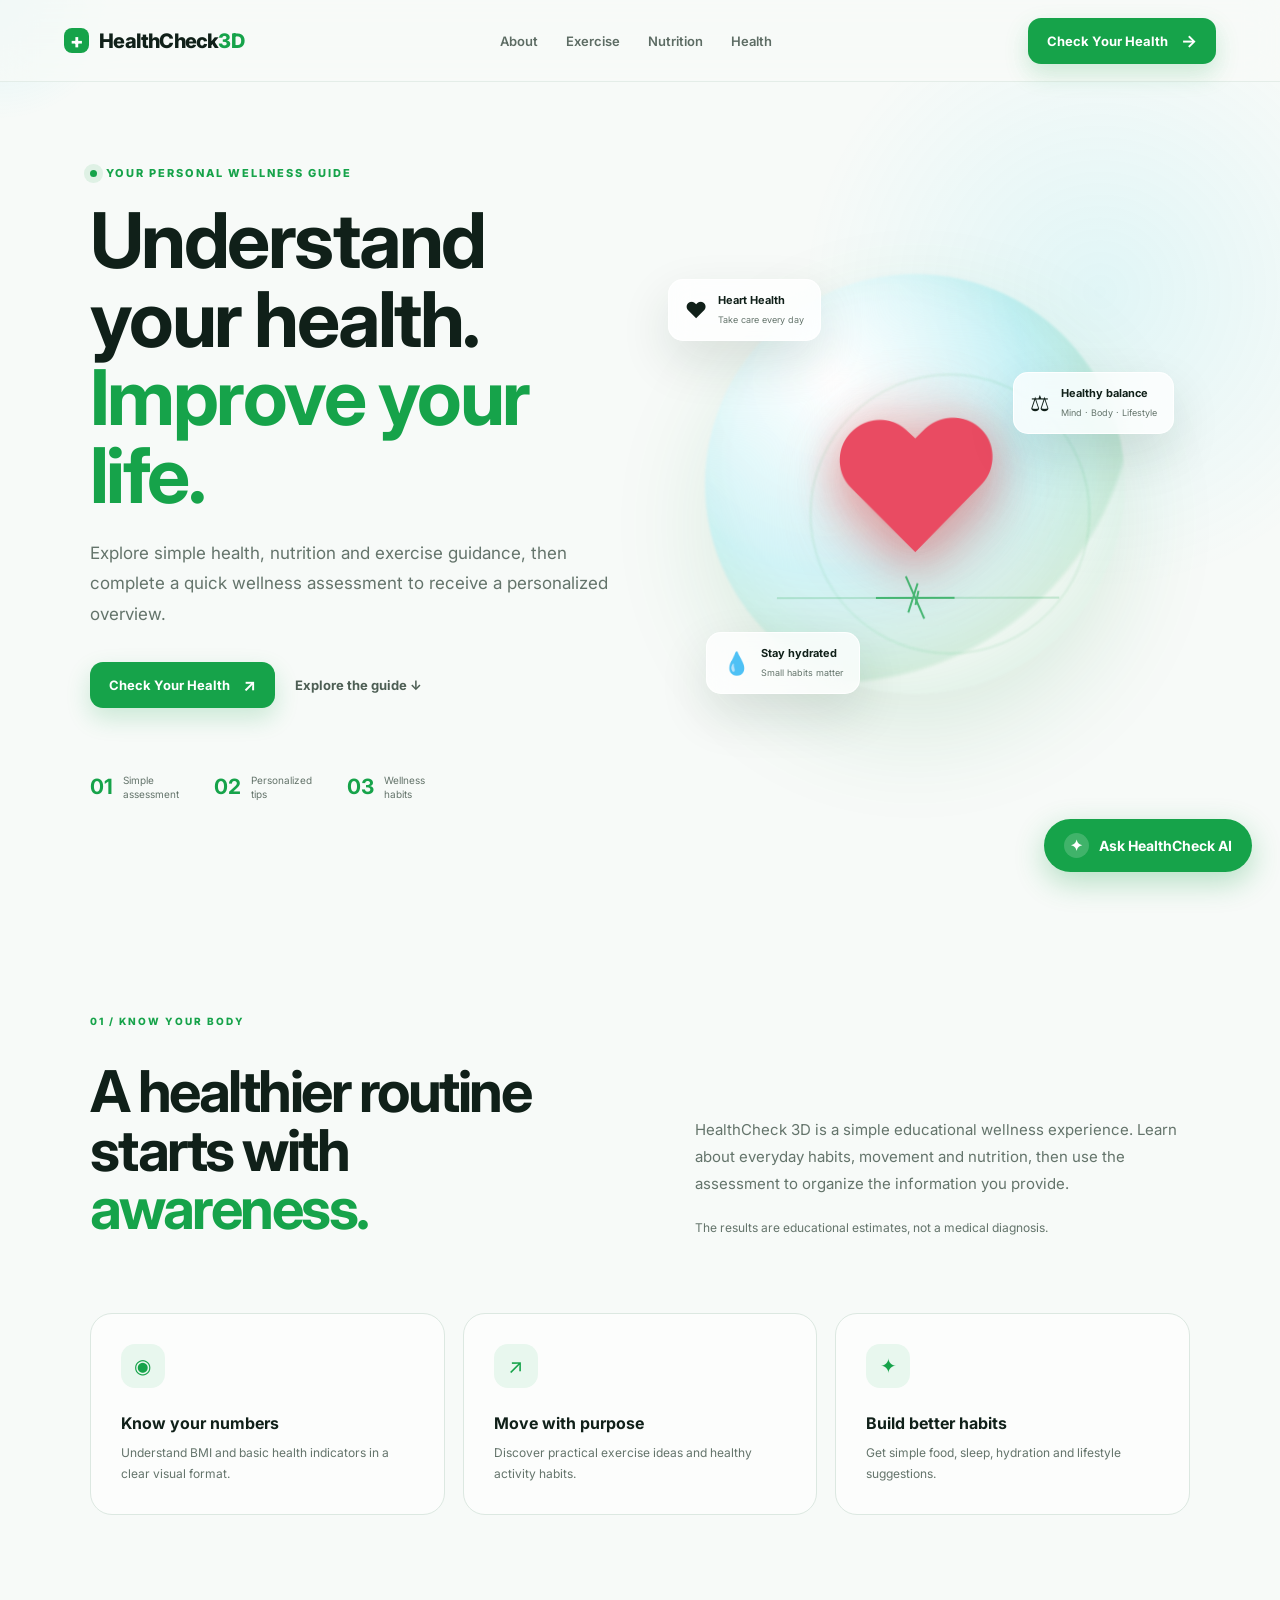
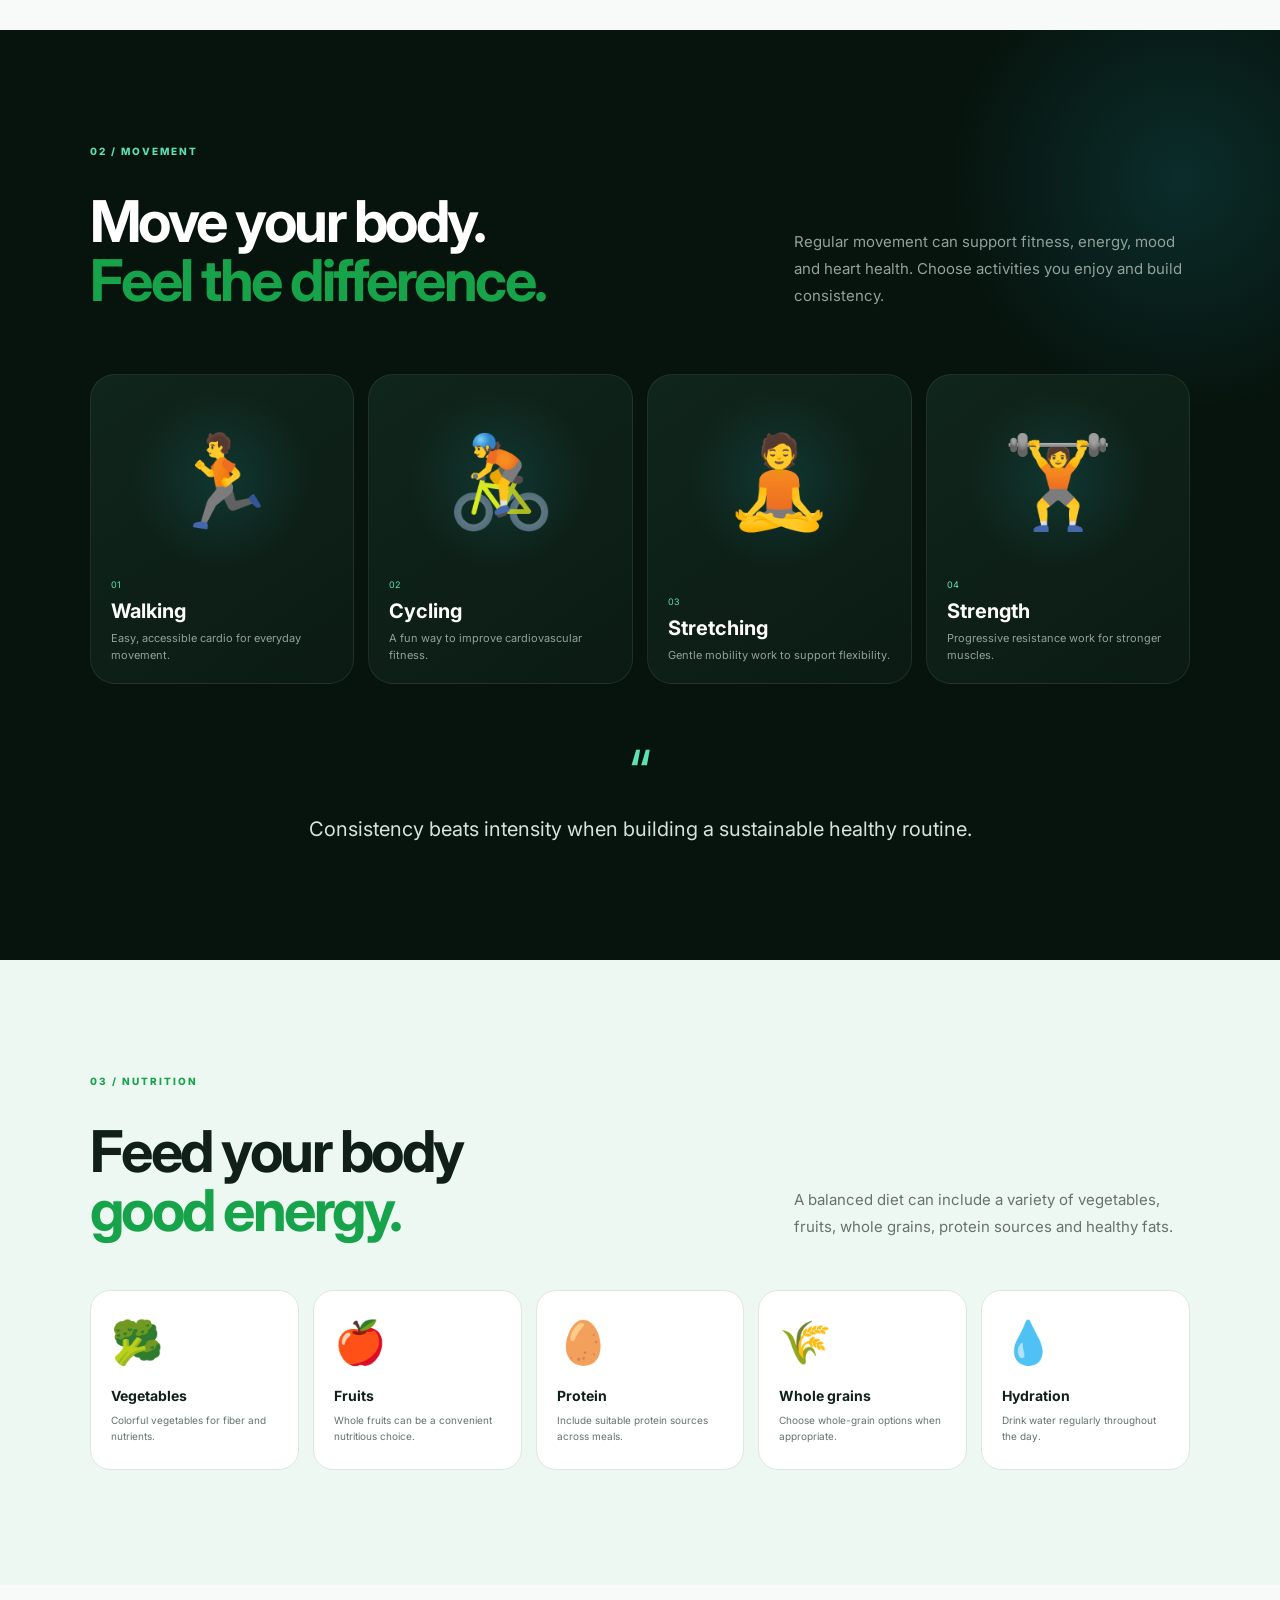
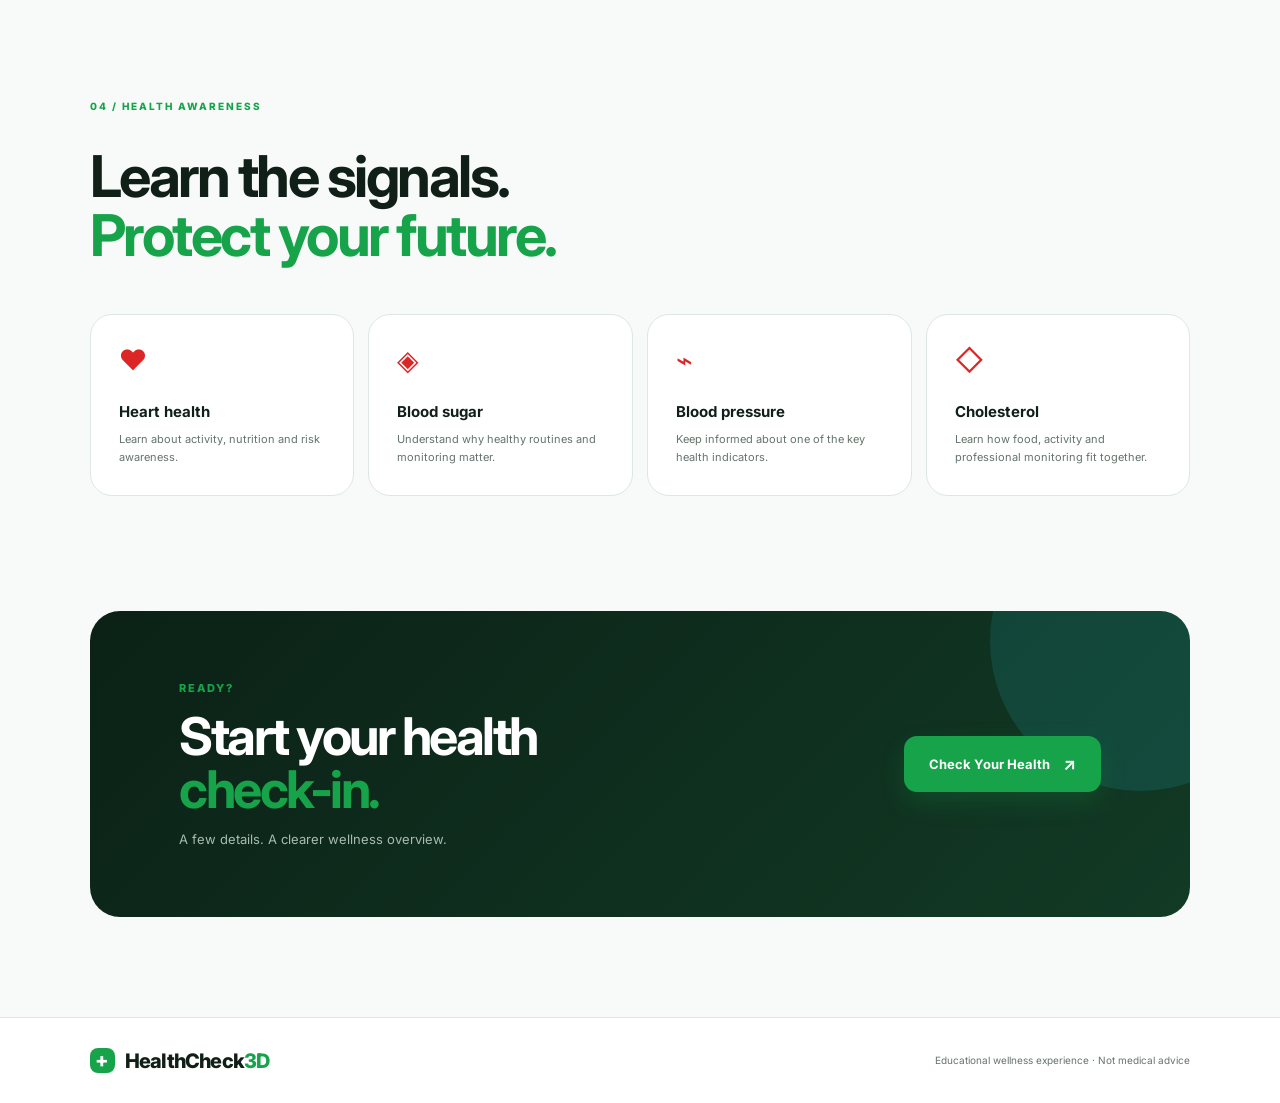
<file: backend/src/main/resources/static/index.html>
<!DOCTYPE html>
<html lang="en">
<head>
  <meta charset="UTF-8">
  <meta name="viewport" content="width=device-width, initial-scale=1.0">
<link rel="icon" href="data:,">

  <title>HealthCheck 3D | Personal Wellness</title>
  <link rel="preconnect" href="https://fonts.googleapis.com">
  <link rel="preconnect" href="https://fonts.gstatic.com" crossorigin>
  <link href="https://fonts.googleapis.com/css2?family=Inter:wght@400;500;600;700;800&display=swap" rel="stylesheet">
  <link rel="stylesheet" href="style.css">
</head>
<body>
  <div class="cursor-glow"></div>
  <nav class="nav">
    <a class="brand" href="index.html"><span class="brand-mark">+</span> HealthCheck<span>3D</span></a>
    <div class="nav-links">
      <a href="#about">About</a><a href="#exercise">Exercise</a><a href="#nutrition">Nutrition</a><a href="#conditions">Health</a>
    </div>
    <a class="nav-cta" href="health.html">Check Your Health <span>→</span></a>
  </nav>

  <main>
    <section class="hero" id="top">
      <div class="hero-copy reveal">
        <div class="eyebrow"><span class="pulse-dot"></span> YOUR PERSONAL WELLNESS GUIDE</div>
        <h1>Understand your health.<br><em>Improve your life.</em></h1>
        <p>Explore simple health, nutrition and exercise guidance, then complete a quick wellness assessment to receive a personalized overview.</p>
        <div class="hero-actions">
          <a class="primary-btn" href="health.html">Check Your Health <span>↗</span></a>
          <a class="text-btn" href="#about">Explore the guide ↓</a>
        </div>
        <div class="hero-stats">
          <div><strong>01</strong><span>Simple<br>assessment</span></div>
          <div><strong>02</strong><span>Personalized<br>tips</span></div>
          <div><strong>03</strong><span>Wellness<br>habits</span></div>
        </div>
      </div>
      <div class="hero-visual" id="heroVisual">
        <div class="orb orb-one"></div><div class="orb orb-two"></div>
        <div class="heart-scene">
          <div class="heart-glow"></div>
          <div class="heart">♥</div>
          <div class="ecg"><span></span><span></span><span></span><span></span><span></span></div>
        </div>
        <div class="float-card card-heart"><span>♥</span><div><b>Heart Health</b><small>Take care every day</small></div></div>
        <div class="float-card card-bmi"><span>⚖</span><div><b>Healthy balance</b><small>Mind · Body · Lifestyle</small></div></div>
        <div class="float-card card-water"><span>💧</span><div><b>Stay hydrated</b><small>Small habits matter</small></div></div>
      </div>
    </section>

    <section class="intro section" id="about">
      <div class="section-tag">01 / KNOW YOUR BODY</div>
      <div class="two-col">
        <h2>A healthier routine starts with <em>awareness.</em></h2>
        <div><p>HealthCheck 3D is a simple educational wellness experience. Learn about everyday habits, movement and nutrition, then use the assessment to organize the information you provide.</p><p class="muted">The results are educational estimates, not a medical diagnosis.</p></div>
      </div>
      <div class="feature-grid">
        <article class="feature-card"><div class="feature-icon">◉</div><h3>Know your numbers</h3><p>Understand BMI and basic health indicators in a clear visual format.</p></article>
        <article class="feature-card"><div class="feature-icon">↗</div><h3>Move with purpose</h3><p>Discover practical exercise ideas and healthy activity habits.</p></article>
        <article class="feature-card"><div class="feature-icon">✦</div><h3>Build better habits</h3><p>Get simple food, sleep, hydration and lifestyle suggestions.</p></article>
      </div>
    </section>

    <section class="dark-section section" id="exercise">
      <div class="section-tag light">02 / MOVEMENT</div>
      <div class="section-heading"><h2>Move your body.<br><em>Feel the difference.</em></h2><p>Regular movement can support fitness, energy, mood and heart health. Choose activities you enjoy and build consistency.</p></div>
      <div class="exercise-grid">
        <article class="exercise-card exercise-one"><div class="exercise-art">🏃</div><div><span>01</span><h3>Walking</h3><p>Easy, accessible cardio for everyday movement.</p></div></article>
        <article class="exercise-card exercise-two"><div class="exercise-art">🚴</div><div><span>02</span><h3>Cycling</h3><p>A fun way to improve cardiovascular fitness.</p></div></article>
        <article class="exercise-card exercise-three"><div class="exercise-art">🧘</div><div><span>03</span><h3>Stretching</h3><p>Gentle mobility work to support flexibility.</p></div></article>
        <article class="exercise-card exercise-four"><div class="exercise-art">🏋</div><div><span>04</span><h3>Strength</h3><p>Progressive resistance work for stronger muscles.</p></div></article>
      </div>
      <div class="quote-card"><span>“</span><p>Consistency beats intensity when building a sustainable healthy routine.</p></div>
    </section>

    <section class="section nutrition" id="nutrition">
      <div class="section-tag">03 / NUTRITION</div>
      <div class="section-heading"><h2>Feed your body<br><em>good energy.</em></h2><p>A balanced diet can include a variety of vegetables, fruits, whole grains, protein sources and healthy fats.</p></div>
      <div class="food-grid">
        <div class="food-card"><span>🥦</span><h3>Vegetables</h3><p>Colorful vegetables for fiber and nutrients.</p></div>
        <div class="food-card"><span>🍎</span><h3>Fruits</h3><p>Whole fruits can be a convenient nutritious choice.</p></div>
        <div class="food-card"><span>🥚</span><h3>Protein</h3><p>Include suitable protein sources across meals.</p></div>
        <div class="food-card"><span>🌾</span><h3>Whole grains</h3><p>Choose whole-grain options when appropriate.</p></div>
        <div class="food-card"><span>💧</span><h3>Hydration</h3><p>Drink water regularly throughout the day.</p></div>
      </div>
    </section>

    <section class="conditions section" id="conditions">
      <div class="section-tag">04 / HEALTH AWARENESS</div>
      <div class="section-heading"><h2>Learn the signals.<br><em>Protect your future.</em></h2></div>
      <div class="condition-grid">
        <article><div>♥</div><h3>Heart health</h3><p>Learn about activity, nutrition and risk awareness.</p></article>
        <article><div>◈</div><h3>Blood sugar</h3><p>Understand why healthy routines and monitoring matter.</p></article>
        <article><div>⌁</div><h3>Blood pressure</h3><p>Keep informed about one of the key health indicators.</p></article>
        <article><div>◇</div><h3>Cholesterol</h3><p>Learn how food, activity and professional monitoring fit together.</p></article>
      </div>
    </section>

    <section class="cta-section">
      <div><span class="eyebrow">READY?</span><h2>Start your health<br><em>check-in.</em></h2><p>A few details. A clearer wellness overview.</p></div>
      <a class="primary-btn large" href="health.html">Check Your Health <span>↗</span></a>
    </section>
  </main>

  <footer><div class="brand"><span class="brand-mark">+</span> HealthCheck<span>3D</span></div><p>Educational wellness experience · Not medical advice</p></footer>
  <script src="script.js"></script>
  <script src="./chatbot.js"></script>


</body>
</html>
</file>
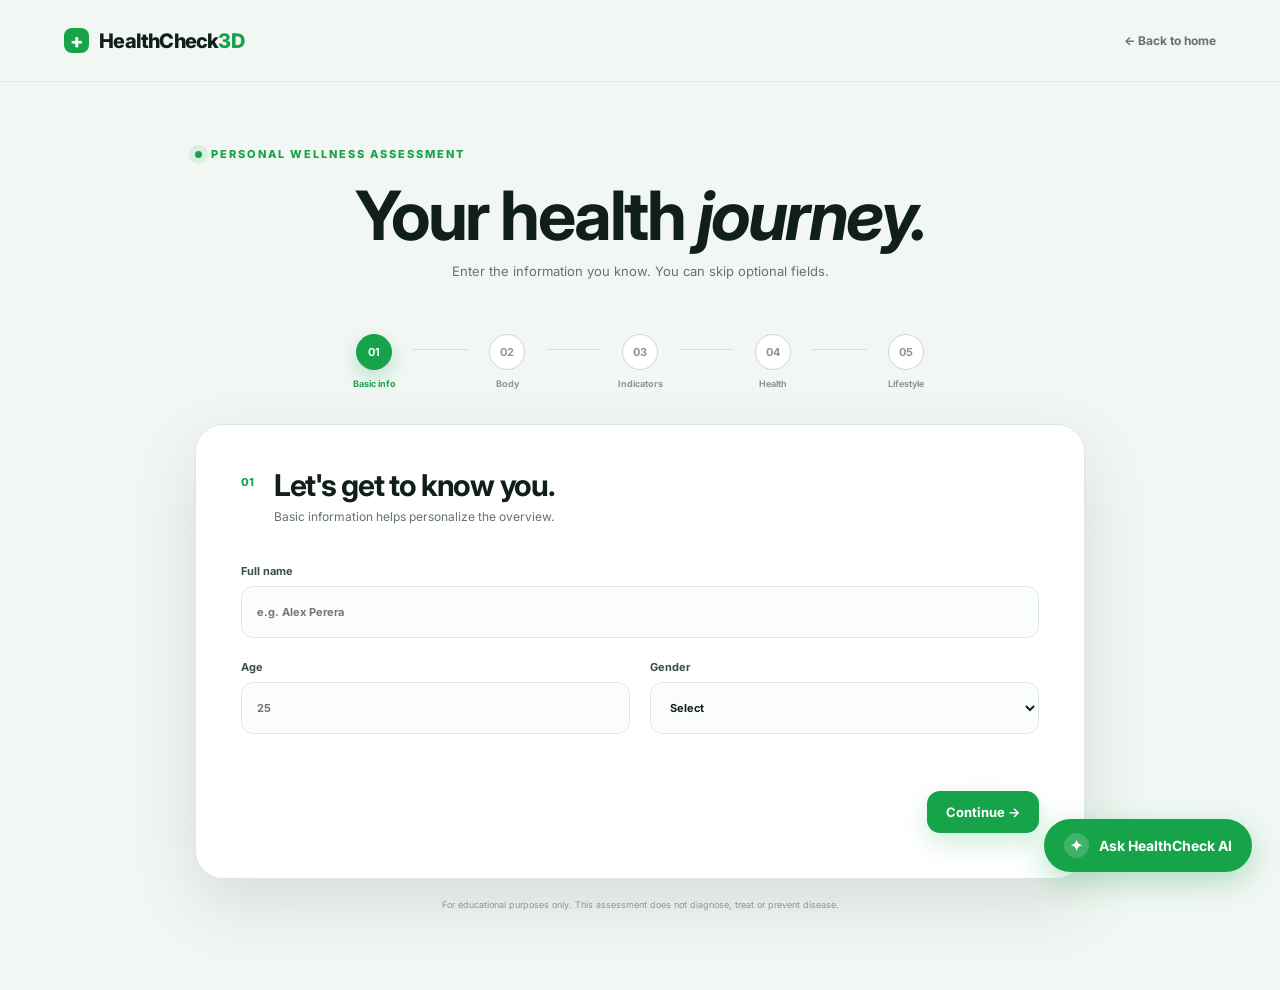
<file: backend/src/main/resources/static/health.html>
<!DOCTYPE html>
<html lang="en">
<head>
  <meta charset="UTF-8">
  <meta name="viewport" content="width=device-width, initial-scale=1.0">
  <title>Health Assessment | HealthCheck 3D</title>
  <link rel="preconnect" href="https://fonts.googleapis.com">
  <link rel="preconnect" href="https://fonts.gstatic.com" crossorigin>
  <link href="https://fonts.googleapis.com/css2?family=Inter:wght@400;500;600;700;800&display=swap" rel="stylesheet">
  <link rel="stylesheet" href="style.css">
</head>
<body class="assessment-body">
  <nav class="nav assessment-nav">
    <a class="brand" href="index.html"><span class="brand-mark">+</span> HealthCheck<span>3D</span></a>
    <a class="back-link" href="index.html">← Back to home</a>
  </nav>

  <main class="assessment">
    <div class="assessment-head">
      <div class="eyebrow"><span class="pulse-dot"></span> PERSONAL WELLNESS ASSESSMENT</div>
      <h1>Your health <em>journey.</em></h1>
      <p>Enter the information you know. You can skip optional fields.</p>
    </div>

    <div class="journey">
      <div class="step active" data-step="1"><b>01</b><span>Basic info</span></div>
      <div class="line"></div><div class="step" data-step="2"><b>02</b><span>Body</span></div>
      <div class="line"></div><div class="step" data-step="3"><b>03</b><span>Indicators</span></div>
      <div class="line"></div><div class="step" data-step="4"><b>04</b><span>Health</span></div>
      <div class="line"></div><div class="step" data-step="5"><b>05</b><span>Lifestyle</span></div>
    </div>

    <form id="healthForm" class="health-form">
      <section class="form-step active" data-panel="1">
        <div class="panel-title"><span>01</span><div><h2>Let's get to know you.</h2><p>Basic information helps personalize the overview.</p></div></div>
        <label>Full name <input id="name" type="text" placeholder="e.g. Alex Perera"></label>
        <div class="two-inputs"><label>Age <input id="age" type="number" min="1" max="120" placeholder="25"></label>
        <label>Gender <select id="gender"><option value="">Select</option><option>Male</option><option>Female</option><option>Prefer not to say</option></select></label></div>
        <div class="form-actions"><span></span><button type="button" class="primary-btn next-btn">Continue →</button></div>
      </section>

      <section class="form-step" data-panel="2">
        <div class="panel-title"><span>02</span><div><h2>Your body metrics.</h2><p>These values are used to calculate BMI.</p></div></div>
        <div class="two-inputs"><label>Height <div class="unit-input"><input id="height" type="number" min="50" max="250" placeholder="170"><span>cm</span></div></label>
        <label>Weight <div class="unit-input"><input id="weight" type="number" min="10" max="400" step="0.1" placeholder="65"><span>kg</span></div></label></div>
        <div class="mini-info"><span>⚖</span><p>BMI is a screening measure and should be interpreted with other factors.</p></div>
        <div class="form-actions"><button type="button" class="ghost-btn prev-btn">← Back</button><button type="button" class="primary-btn next-btn">Continue →</button></div>
      </section>

      <section class="form-step" data-panel="3">
        <div class="panel-title"><span>03</span><div><h2>Your health indicators.</h2><p>Optional measurements. Enter values only if you know them.</p></div></div>
        <div class="three-inputs">
          <label>Blood sugar <div class="unit-input"><input id="sugar" type="number" step="0.1" placeholder="e.g. 95"><span>mg/dL</span></div></label>
          <label>Systolic pressure <div class="unit-input"><input id="systolic" type="number" placeholder="120"><span>mmHg</span></div></label>
          <label>Diastolic pressure <div class="unit-input"><input id="diastolic" type="number" placeholder="80"><span>mmHg</span></div></label>
        </div>
        <label>Cholesterol <div class="unit-input"><input id="cholesterol" type="number" placeholder="e.g. 180"><span>mg/dL</span></div></label>
        <div class="form-actions"><button type="button" class="ghost-btn prev-btn">← Back</button><button type="button" class="primary-btn next-btn">Continue →</button></div>
      </section>

      <section class="form-step" data-panel="4">
        <div class="panel-title"><span>04</span><div><h2>Health history.</h2><p>Select any conditions you currently have or have been told about.</p></div></div>
        <div class="condition-select">
          <label class="check-card"><input type="checkbox" name="condition" value="Diabetes"><span>◈</span><b>Diabetes</b></label>
          <label class="check-card"><input type="checkbox" name="condition" value="High Blood Pressure"><span>⌁</span><b>High Blood Pressure</b></label>
          <label class="check-card"><input type="checkbox" name="condition" value="High Cholesterol"><span>◇</span><b>High Cholesterol</b></label>
          <label class="check-card"><input type="checkbox" name="condition" value="Heart Disease"><span>♥</span><b>Heart Disease</b></label>
          <label class="check-card"><input type="checkbox" name="condition" value="Asthma"><span>◌</span><b>Asthma</b></label>
          <label class="check-card"><input type="checkbox" name="condition" value="None"><span>✓</span><b>None of these</b></label>
        </div>
        <div class="form-actions"><button type="button" class="ghost-btn prev-btn">← Back</button><button type="button" class="primary-btn next-btn">Continue →</button></div>
      </section>

      <section class="form-step" data-panel="5">
        <div class="panel-title"><span>05</span><div><h2>Your daily lifestyle.</h2><p>A few habits help make the suggestions more relevant.</p></div></div>
        <div class="choice-group"><h3>Daily physical activity</h3><div class="choice-row">
          <label><input type="radio" name="activity" value="low"> Less than 30 min</label><label><input type="radio" name="activity" value="moderate"> 30–60 min</label><label><input type="radio" name="activity" value="high"> More than 60 min</label>
        </div></div>
        <div class="choice-group"><h3>Sleep per night</h3><div class="choice-row">
          <label><input type="radio" name="sleep" value="low"> Less than 5h</label><label><input type="radio" name="sleep" value="normal"> 5–7h</label><label><input type="radio" name="sleep" value="good"> 7–9h</label><label><input type="radio" name="sleep" value="high"> 9h+</label>
        </div></div>
        <div class="choice-group"><h3>Typical water intake</h3><div class="choice-row">
          <label><input type="radio" name="water" value="low"> Less than 1L</label><label><input type="radio" name="water" value="normal"> 1–2L</label><label><input type="radio" name="water" value="high"> More than 2L</label>
        </div></div>
        <div class="form-actions"><button type="button" class="ghost-btn prev-btn">← Back</button><button type="submit" class="primary-btn">Analyze My Health ↗</button></div>
      </section>
    </form>
    <p class="form-disclaimer">For educational purposes only. This assessment does not diagnose, treat or prevent disease.</p>
  </main>
  <script src="script.js"></script>
  <script src="chatbot.js"></script>
</body>
</html>
</file>
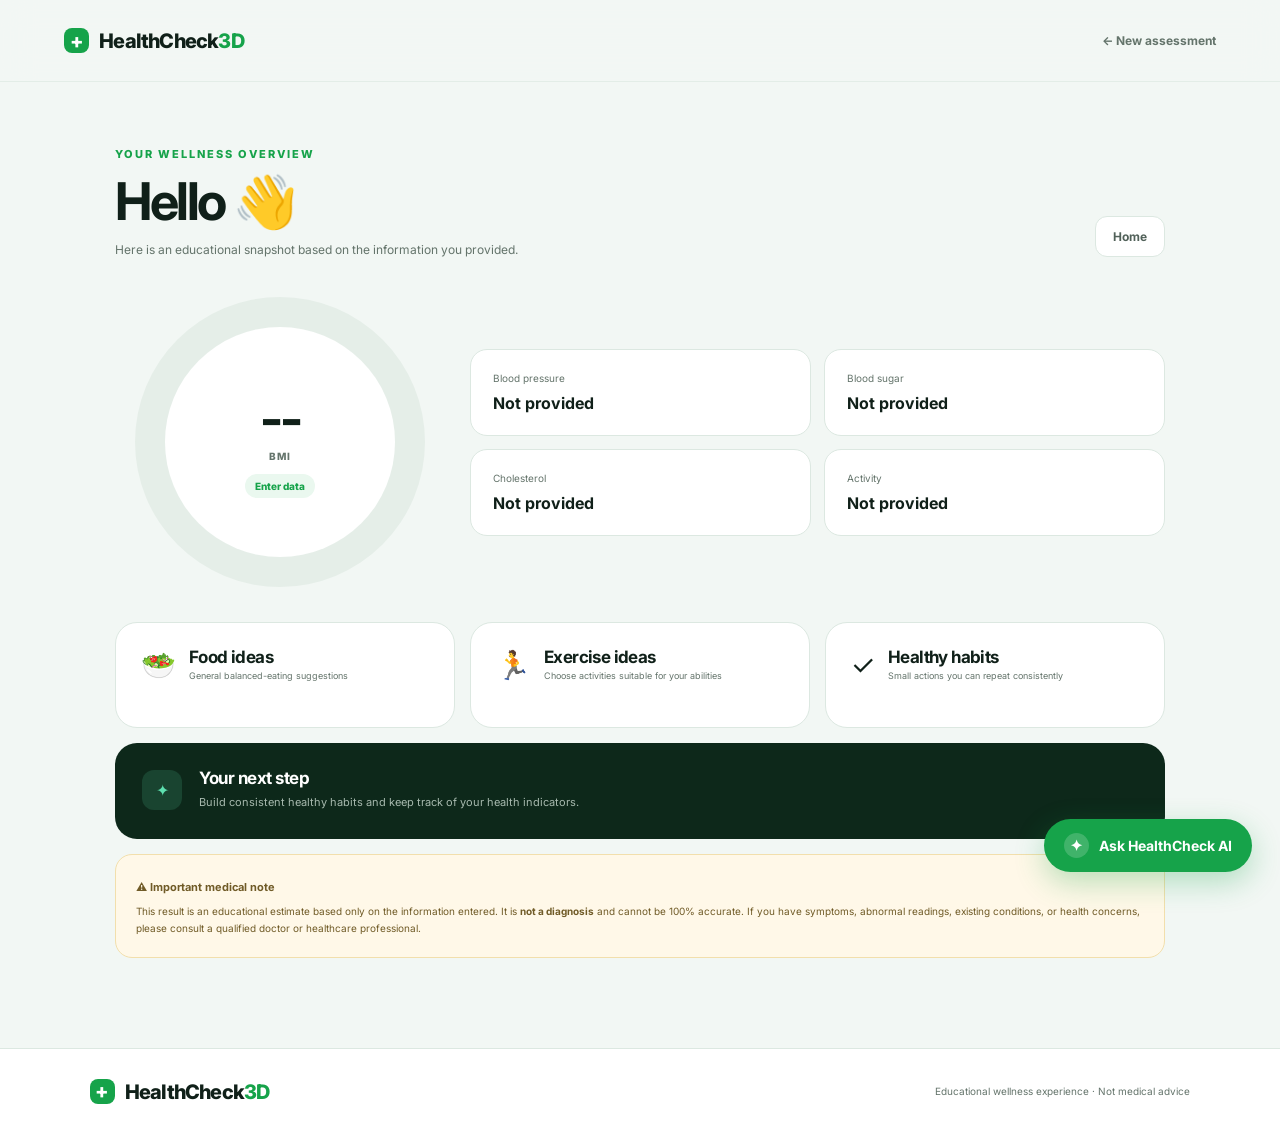
<file: backend/src/main/resources/static/result.html>
<!DOCTYPE html>
<html lang="en">
<head>
  <meta charset="UTF-8">
  <meta name="viewport" content="width=device-width, initial-scale=1.0">
  <title>Your Wellness Overview | HealthCheck 3D</title>
  <link rel="preconnect" href="https://fonts.googleapis.com">
  <link rel="preconnect" href="https://fonts.gstatic.com" crossorigin>
  <link href="https://fonts.googleapis.com/css2?family=Inter:wght@400;500;600;700;800&display=swap" rel="stylesheet">
  <link rel="stylesheet" href="style.css">
</head>
<body class="result-body">
  <nav class="nav assessment-nav">
    <a class="brand" href="index.html"><span class="brand-mark">+</span> HealthCheck<span>3D</span></a>
    <a class="back-link" href="health.html">← New assessment</a>
  </nav>
  <main class="result-main">
    <section class="result-head"><div><div class="eyebrow">YOUR WELLNESS OVERVIEW</div><h1 id="hello">Hello 👋</h1><p>Here is an educational snapshot based on the information you provided.</p></div><a href="index.html" class="ghost-btn">Home</a></section>

    <section class="result-hero">
      <div class="bmi-ring" id="bmiRing"><div><strong id="bmiValue">--</strong><span>BMI</span><small id="bmiLabel">Enter data</small></div></div>
      <div class="metrics">
        <div><span>Blood pressure</span><strong id="bpValue">Not provided</strong></div>
        <div><span>Blood sugar</span><strong id="sugarValue">Not provided</strong></div>
        <div><span>Cholesterol</span><strong id="cholValue">Not provided</strong></div>
        <div><span>Activity</span><strong id="activityValue">Not provided</strong></div>
      </div>
    </section>

    <section class="result-grid">
      <article class="result-card"><div class="result-card-head"><span>🥗</span><div><h2>Food ideas</h2><p>General balanced-eating suggestions</p></div></div><ul id="foodList"></ul></article>
      <article class="result-card"><div class="result-card-head"><span>🏃</span><div><h2>Exercise ideas</h2><p>Choose activities suitable for your abilities</p></div></div><ul id="exerciseList"></ul></article>
      <article class="result-card"><div class="result-card-head"><span>✓</span><div><h2>Healthy habits</h2><p>Small actions you can repeat consistently</p></div></div><ul id="habitList"></ul></article>
    </section>

    <section class="advice-card"><div class="advice-icon">✦</div><div><h2>Your next step</h2><p id="nextStep">Build consistent healthy habits and keep track of your health indicators.</p></div></section>

    <section class="medical-warning"><strong>⚠ Important medical note</strong><p>This result is an educational estimate based only on the information entered. It is <b>not a diagnosis</b> and cannot be 100% accurate. If you have symptoms, abnormal readings, existing conditions, or health concerns, please consult a qualified doctor or healthcare professional.</p></section>
  </main>
  <footer><div class="brand"><span class="brand-mark">+</span> HealthCheck<span>3D</span></div><p>Educational wellness experience · Not medical advice</p></footer>
  <script src="script.js"></script>
  <script src="result.js"></script>
  <script src="chatbot.js"></script>
</body>
</html>
</file>
<file: backend/src/main/resources/static/style.css>
:root{--primary:#16a34a;--primary-dark:#15803d;--accent:#22d3ee;--danger:#dc2626;--warning:#f59e0b;--bg:#f7faf8;--ink:#102019;--muted:#64746b;--line:#dce8e1;--white:#fff;--dark:#07140e;--shadow:0 25px 70px rgba(9,40,23,.12)}
*{box-sizing:border-box;margin:0;padding:0}html{scroll-behavior:smooth}body{font-family:Inter,Arial,sans-serif;background:var(--bg);color:var(--ink);overflow-x:hidden}a{text-decoration:none;color:inherit}button,input,select{font:inherit}.cursor-glow{position:fixed;width:260px;height:260px;border-radius:50%;background:radial-gradient(circle,rgba(34,211,238,.12),transparent 65%);pointer-events:none;transform:translate(-50%,-50%);z-index:0}.nav{height:82px;display:flex;align-items:center;justify-content:space-between;padding:0 5vw;position:relative;z-index:10;background:rgba(247,250,248,.76);backdrop-filter:blur(16px);border-bottom:1px solid rgba(220,232,225,.7)}.brand{font-size:20px;font-weight:800;letter-spacing:-.8px}.brand span:last-child{color:var(--primary)}.brand-mark{display:inline-grid;place-items:center;width:25px;height:25px;border-radius:8px;background:var(--primary);color:white;margin-right:7px}.nav-links{display:flex;gap:28px;color:#5d6c64;font-size:13px;font-weight:600}.nav-links a:hover{color:var(--primary)}.nav-cta,.primary-btn{display:inline-flex;align-items:center;justify-content:center;gap:13px;background:var(--primary);color:white;border:0;border-radius:13px;padding:13px 19px;font-size:13px;font-weight:700;cursor:pointer;box-shadow:0 10px 25px rgba(22,163,74,.2);transition:.25s}.nav-cta:hover,.primary-btn:hover{background:var(--primary-dark);transform:translateY(-2px)}.nav-cta span,.primary-btn span{font-size:17px}.hero{min-height:calc(100vh - 82px);display:grid;grid-template-columns:1fr 1fr;align-items:center;padding:65px 7vw 80px;position:relative;overflow:hidden}.hero:before{content:"";position:absolute;width:620px;height:620px;border-radius:50%;background:radial-gradient(circle,rgba(34,211,238,.1),transparent 68%);right:-130px;top:-100px}.hero-copy{position:relative;z-index:2;max-width:650px}.eyebrow{font-size:11px;font-weight:800;letter-spacing:2px;color:var(--primary);display:flex;align-items:center;gap:9px}.pulse-dot{width:7px;height:7px;border-radius:50%;background:var(--primary);box-shadow:0 0 0 6px rgba(22,163,74,.1);animation:pulse 1.7s infinite}@keyframes pulse{50%{box-shadow:0 0 0 11px rgba(22,163,74,0)}}h1,h2{letter-spacing:-2.5px;line-height:1.02}.hero h1{font-size:clamp(45px,6vw,82px);margin:22px 0}.hero h1 em,h2 em{font-style:normal;color:var(--primary)}.hero-copy>p{font-size:17px;line-height:1.8;color:var(--muted);max-width:590px}.hero-actions{display:flex;gap:20px;align-items:center;margin-top:32px}.text-btn{font-size:13px;font-weight:700;color:#4d5e54}.hero-stats{display:flex;gap:35px;margin-top:65px}.hero-stats div{display:flex;gap:10px;align-items:center}.hero-stats strong{font-size:21px;color:var(--primary)}.hero-stats span{font-size:10px;color:var(--muted);line-height:1.4}.hero-visual{min-height:620px;position:relative;display:grid;place-items:center;perspective:900px}.orb{position:absolute;border-radius:50%;filter:blur(1px)}.orb-one{width:420px;height:420px;background:radial-gradient(circle at 30% 25%,#fff,rgba(34,211,238,.18) 45%,rgba(22,163,74,.12) 70%,transparent 71%);box-shadow:inset -25px -25px 60px rgba(22,163,74,.09),0 40px 100px rgba(21,128,61,.12);animation:float 6s ease-in-out infinite}.orb-two{width:280px;height:280px;border:1px solid rgba(22,163,74,.2);transform:translate(35px,30px);animation:spin 18s linear infinite}@keyframes float{50%{transform:translateY(-18px) rotate(2deg)}}@keyframes spin{to{transform:translate(35px,30px) rotate(360deg)}}.heart-scene{position:relative;z-index:2;width:300px;height:300px;display:grid;place-items:center;transform:rotateX(8deg) rotateY(-8deg);animation:heartFloat 5s ease-in-out infinite}@keyframes heartFloat{50%{transform:rotateX(8deg) rotateY(8deg) translateY(-12px)}}.heart{font-size:180px;color:#e94b62;text-shadow:0 20px 45px rgba(220,38,38,.28);filter:drop-shadow(0 0 20px rgba(220,38,38,.15));animation:beat 1.4s ease-in-out infinite}@keyframes beat{15%{transform:scale(1.06)}30%{transform:scale(1)}45%{transform:scale(1.04)}60%{transform:scale(1)}}.heart-glow{position:absolute;width:190px;height:190px;border-radius:50%;background:rgba(239,68,68,.12);filter:blur(25px)}.ecg{position:absolute;bottom:15px;width:280px;height:45px;display:flex;align-items:center;justify-content:center;gap:0;overflow:hidden;opacity:.75}.ecg:before{content:"";position:absolute;left:-30px;right:-30px;height:2px;background:rgba(22,163,74,.25)}.ecg span{width:36px;height:2px;background:var(--primary);position:relative}.ecg span:nth-child(2){height:30px;width:2px;transform:rotate(18deg)}.ecg span:nth-child(3){height:45px;width:2px;transform:rotate(-24deg)}.ecg span:nth-child(4){height:14px;width:2px;transform:rotate(12deg)}.float-card{position:absolute;z-index:4;display:flex;align-items:center;gap:11px;background:rgba(255,255,255,.78);border:1px solid rgba(255,255,255,.9);backdrop-filter:blur(14px);padding:13px 16px;border-radius:15px;box-shadow:0 20px 50px rgba(18,50,31,.12);animation:floatCard 5s ease-in-out infinite}.float-card>span{font-size:22px}.float-card b{font-size:11px;display:block}.float-card small{font-size:9px;color:var(--muted)}.card-heart{top:17%;left:5%}.card-bmi{right:3%;top:32%;animation-delay:1s}.card-water{left:12%;bottom:16%;animation-delay:2s}@keyframes floatCard{50%{transform:translateY(-9px)}}.section{padding:115px 7vw}.section-tag{font-size:10px;font-weight:800;letter-spacing:2px;color:var(--primary);margin-bottom:35px}.two-col{display:grid;grid-template-columns:1fr 1fr;gap:10%;align-items:end}.two-col h2,.section-heading h2{font-size:clamp(37px,4.5vw,62px)}.two-col p,.section-heading>p{color:var(--muted);line-height:1.8;font-size:15px}.two-col .muted{margin-top:20px;font-size:12px}.feature-grid{display:grid;grid-template-columns:repeat(3,1fr);gap:18px;margin-top:75px}.feature-card{padding:30px;border:1px solid var(--line);border-radius:22px;background:rgba(255,255,255,.65);transition:.3s}.feature-card:hover{transform:translateY(-8px);box-shadow:var(--shadow);border-color:rgba(22,163,74,.3)}.feature-icon{width:44px;height:44px;display:grid;place-items:center;border-radius:14px;background:#e8f7ee;color:var(--primary);font-size:20px;margin-bottom:25px}.feature-card h3{font-size:16px;margin-bottom:10px}.feature-card p{font-size:12px;line-height:1.7;color:var(--muted)}.dark-section{background:var(--dark);color:white;position:relative;overflow:hidden}.dark-section:before{content:"";position:absolute;width:500px;height:500px;border-radius:50%;right:-150px;top:-100px;background:radial-gradient(circle,rgba(34,211,238,.13),transparent 65%)}.light{color:#5ee0b0}.section-heading{display:grid;grid-template-columns:1.05fr .7fr;gap:10%;align-items:end;position:relative;z-index:1}.dark-section .section-heading>p{color:#91a29a}.exercise-grid{display:grid;grid-template-columns:repeat(4,1fr);gap:14px;margin-top:65px;position:relative;z-index:1}.exercise-card{min-height:310px;padding:20px;border-radius:25px;background:linear-gradient(145deg,#10251b,#0b1b13);border:1px solid rgba(255,255,255,.08);display:flex;flex-direction:column;justify-content:space-between;transition:.35s;overflow:hidden}.exercise-card:hover{transform:translateY(-10px) rotateX(2deg);border-color:rgba(94,224,176,.3)}.exercise-art{height:170px;display:grid;place-items:center;font-size:90px;background:radial-gradient(circle,rgba(34,211,238,.12),transparent 65%);border-radius:18px}.exercise-card span{font-size:9px;color:#5ee0b0}.exercise-card h3{font-size:20px;margin:7px 0}.exercise-card p{font-size:11px;color:#91a29a;line-height:1.5}.quote-card{margin:50px auto 0;max-width:700px;text-align:center;position:relative}.quote-card span{font-size:65px;color:#5ee0b0}.quote-card p{font-size:20px;line-height:1.6;color:#d5e3dc}.nutrition{background:#eef8f2}.section-heading{margin-bottom:50px}.food-grid{display:grid;grid-template-columns:repeat(5,1fr);gap:14px}.food-card{padding:25px 20px;background:white;border-radius:20px;border:1px solid var(--line);transition:.3s}.food-card:hover{transform:translateY(-8px);box-shadow:var(--shadow)}.food-card span{font-size:42px}.food-card h3{font-size:14px;margin:20px 0 8px}.food-card p{font-size:10px;color:var(--muted);line-height:1.6}.condition-grid{display:grid;grid-template-columns:repeat(4,1fr);gap:14px}.condition-grid article{padding:28px;border:1px solid var(--line);border-radius:22px;background:white;transition:.3s}.condition-grid article:hover{transform:translateY(-6px)}.condition-grid article>div{font-size:28px;color:var(--danger);margin-bottom:25px}.condition-grid h3{font-size:15px;margin-bottom:10px}.condition-grid p{font-size:11px;color:var(--muted);line-height:1.6}.cta-section{margin:0 7vw 100px;padding:70px 7%;border-radius:30px;background:linear-gradient(135deg,#0b2116,#123a25);color:white;display:flex;align-items:center;justify-content:space-between;gap:30px;overflow:hidden;position:relative}.cta-section:after{content:"";position:absolute;width:300px;height:300px;border-radius:50%;right:-100px;top:-120px;background:rgba(34,211,238,.12)}.cta-section h2{font-size:52px;margin:15px 0}.cta-section p{color:#a8bbb1;font-size:13px}.large{padding:18px 25px;position:relative;z-index:1}footer{padding:30px 7vw;border-top:1px solid var(--line);display:flex;justify-content:space-between;align-items:center;background:white}footer p{font-size:10px;color:var(--muted)}.assessment-body,.result-body{background:#f2f7f4}.assessment-nav{background:rgba(242,247,244,.85)}.back-link{font-size:12px;font-weight:700;color:var(--muted)}.back-link:hover{color:var(--primary)}.assessment{max-width:940px;margin:auto;padding:65px 25px 80px}.assessment-head{text-align:center}.assessment-head h1{font-size:clamp(42px,6vw,68px);margin:20px 0 13px}.assessment-head p{color:var(--muted);font-size:13px}.journey{display:flex;align-items:center;justify-content:center;margin:55px 0 35px}.step{display:flex;flex-direction:column;align-items:center;gap:8px;color:#8a9891;min-width:70px}.step b{width:36px;height:36px;border-radius:50%;display:grid;place-items:center;border:1px solid #cbd8d0;background:white;font-size:11px}.step span{font-size:9px;font-weight:700}.step.active{color:var(--primary)}.step.active b{background:var(--primary);color:white;border-color:var(--primary);box-shadow:0 7px 18px rgba(22,163,74,.25)}.step.done b{background:#dff5e7;color:var(--primary);border-color:#bde7cc}.line{height:1px;width:55px;background:#d4e0d9;margin:0 4px 24px}.health-form{background:white;border:1px solid var(--line);border-radius:28px;box-shadow:var(--shadow);padding:45px}.form-step{display:none;animation:fadeUp .4s ease}.form-step.active{display:block}@keyframes fadeUp{from{opacity:0;transform:translateY(12px)}to{opacity:1;transform:none}}.panel-title{display:flex;gap:20px;align-items:flex-start;margin-bottom:40px}.panel-title>span{font-size:11px;font-weight:800;color:var(--primary);padding-top:5px}.panel-title h2{font-size:30px;letter-spacing:-1.3px}.panel-title p{font-size:12px;color:var(--muted);margin-top:8px}.health-form label{display:block;font-size:11px;font-weight:700;color:#3d4d44;margin-bottom:22px}.health-form input,.health-form select{width:100%;height:52px;border:1px solid var(--line);border-radius:12px;background:#fbfdfc;padding:0 15px;outline:none;color:var(--ink);margin-top:8px}.health-form input:focus,.health-form select:focus{border-color:var(--primary);box-shadow:0 0 0 4px rgba(22,163,74,.08)}.two-inputs{display:grid;grid-template-columns:1fr 1fr;gap:20px}.three-inputs{display:grid;grid-template-columns:repeat(3,1fr);gap:15px}.unit-input{position:relative}.unit-input input{padding-right:75px}.unit-input span{position:absolute;right:13px;bottom:17px;font-size:9px;color:#7c8982}.mini-info{display:flex;gap:10px;padding:14px 16px;background:#eef8f2;border-radius:12px;color:var(--muted);font-size:10px;line-height:1.5;margin:5px 0 20px}.mini-info span{font-size:18px;color:var(--primary)}.form-actions{display:flex;justify-content:space-between;align-items:center;margin-top:35px}.ghost-btn{display:inline-flex;align-items:center;justify-content:center;padding:12px 17px;border-radius:12px;border:1px solid var(--line);background:white;color:#516159;font-size:12px;font-weight:700;cursor:pointer}.ghost-btn:hover{border-color:var(--primary);color:var(--primary)}.condition-select{display:grid;grid-template-columns:repeat(2,1fr);gap:12px}.check-card{display:flex!important;align-items:center;gap:12px;padding:18px!important;border:1px solid var(--line);border-radius:15px;margin:0!important;cursor:pointer;transition:.2s}.check-card:hover{border-color:#9fd8b3}.check-card input{width:16px;height:16px;margin:0}.check-card span{font-size:22px;color:var(--primary)}.check-card b{font-size:12px}.check-card:has(input:checked){background:#eefaf2;border-color:#7ac493}.choice-group{margin-bottom:28px}.choice-group h3{font-size:12px;margin-bottom:13px}.choice-row{display:flex;flex-wrap:wrap;gap:10px}.choice-row label{margin:0!important;padding:13px 15px;border:1px solid var(--line);border-radius:12px;background:#fbfdfc;cursor:pointer;font-size:10px!important;font-weight:600!important}.choice-row label:has(input:checked){background:#eaf8ef;border-color:#72c18d;color:var(--primary)}.choice-row input{width:auto;height:auto;margin:0 5px 0 0}.form-disclaimer{text-align:center;font-size:9px;color:#8a9790;margin-top:20px}.result-main{max-width:1100px;margin:auto;padding:65px 25px 90px}.result-head{display:flex;justify-content:space-between;align-items:end;margin-bottom:40px}.result-head h1{font-size:52px;margin:14px 0}.result-head p{font-size:12px;color:var(--muted)}.result-hero{display:grid;grid-template-columns:330px 1fr;gap:25px;align-items:center}.bmi-ring{width:290px;height:290px;margin:auto;border-radius:50%;display:grid;place-items:center;background:conic-gradient(var(--primary) 0deg,#e5eee8 0deg);position:relative}.bmi-ring:after{content:"";position:absolute;width:230px;height:230px;background:#fff;border-radius:50%}.bmi-ring>div{position:relative;z-index:1;text-align:center}.bmi-ring strong{display:block;font-size:52px;letter-spacing:-3px}.bmi-ring span{display:block;font-size:10px;color:var(--muted);font-weight:800;letter-spacing:1px}.bmi-ring small{display:inline-block;margin-top:12px;padding:6px 10px;background:#eaf8ef;color:var(--primary);border-radius:20px;font-size:10px;font-weight:800}.metrics{display:grid;grid-template-columns:1fr 1fr;gap:13px}.metrics div{background:white;border:1px solid var(--line);border-radius:17px;padding:22px}.metrics span{font-size:10px;color:var(--muted);display:block;margin-bottom:9px}.metrics strong{font-size:16px}.result-grid{display:grid;grid-template-columns:repeat(3,1fr);gap:15px;margin-top:35px}.result-card{background:white;border:1px solid var(--line);border-radius:22px;padding:25px}.result-card-head{display:flex;gap:13px;align-items:center;margin-bottom:20px}.result-card-head>span{font-size:28px}.result-card h2{font-size:17px;letter-spacing:-.6px}.result-card-head p{font-size:9px;color:var(--muted);margin-top:4px}.result-card ul{list-style:none}.result-card li{font-size:11px;line-height:1.55;padding:11px 0;border-top:1px solid #edf2ef;color:#526159}.result-card li:before{content:"✓";color:var(--primary);font-weight:800;margin-right:8px}.advice-card{margin-top:15px;background:#0d281a;color:white;border-radius:22px;padding:27px;display:flex;gap:17px;align-items:flex-start}.advice-icon{width:40px;height:40px;border-radius:12px;background:rgba(94,224,176,.15);display:grid;place-items:center;color:#5ee0b0}.advice-card h2{font-size:17px;letter-spacing:-.5px;margin-bottom:7px}.advice-card p{font-size:11px;color:#a7b9ae;line-height:1.6}.medical-warning{margin-top:15px;padding:20px;background:#fff8e8;border:1px solid #f2dfac;border-radius:17px;color:#705b27}.medical-warning strong{font-size:11px}.medical-warning p{font-size:10px;line-height:1.7;margin-top:8px}.result-body footer{margin-top:0}@media(max-width:900px){.nav-links{display:none}.hero{grid-template-columns:1fr;padding-top:50px}.hero-visual{min-height:500px}.feature-grid,.exercise-grid,.condition-grid{grid-template-columns:repeat(2,1fr)}.food-grid{grid-template-columns:repeat(3,1fr)}.section-heading,.two-col{grid-template-columns:1fr;gap:25px}.result-hero{grid-template-columns:1fr}.result-grid{grid-template-columns:1fr}.result-head{align-items:start}.three-inputs{grid-template-columns:1fr}.journey{overflow-x:auto;justify-content:flex-start;padding-bottom:8px}.line{min-width:30px}.cta-section{flex-direction:column;align-items:flex-start}.cta-section h2{font-size:42px}}@media(max-width:600px){.nav{padding:0 18px;height:70px}.nav-cta{padding:10px 12px;font-size:10px}.hero{padding:45px 20px}.hero h1{font-size:43px}.hero-copy>p{font-size:14px}.hero-stats{gap:15px;margin-top:40px}.hero-visual{min-height:420px;transform:scale(.82)}.card-heart{left:-3%}.card-bmi{right:-3%}.card-water{left:3%}.section{padding:80px 20px}.two-col h2,.section-heading h2{font-size:38px}.feature-grid,.exercise-grid,.condition-grid,.food-grid,.condition-select,.two-inputs{grid-template-columns:1fr}.health-form{padding:25px 18px}.assessment{padding:45px 15px}.panel-title h2{font-size:24px}.step span{display:none}.result-main{padding:45px 15px}.result-head{display:block}.result-head h1{font-size:40px}.result-head .ghost-btn{margin-top:20px}.metrics{grid-template-columns:1fr 1fr}.bmi-ring{width:250px;height:250px}.bmi-ring:after{width:198px;height:198px}.cta-section{margin:0 20px 70px;padding:45px 30px}.cta-section h2{font-size:38px}footer{padding:25px 20px;display:block}footer p{margin-top:12px}.choice-row{display:grid;grid-template-columns:1fr}.choice-row label{width:100%}}


/* =========================
   HEALTHCHECK AI CHATBOT
   ========================= */

.ai-chat-button {
    position: fixed;
    right: 28px;
    bottom: 28px;
    z-index: 9999;

    display: flex;
    align-items: center;
    gap: 10px;

    padding: 14px 20px;
    border: none;
    border-radius: 50px;

    background: #16a34a;
    color: white;

    font-family: 'Inter', sans-serif;
    font-size: 14px;
    font-weight: 700;

    cursor: pointer;

    box-shadow: 0 10px 30px rgba(22, 163, 74, 0.30);

    transition: all 0.25s ease;
}

.ai-chat-button:hover {
    transform: translateY(-3px);
    box-shadow: 0 14px 35px rgba(22, 163, 74, 0.40);
}

.ai-icon {
    width: 25px;
    height: 25px;

    display: flex;
    align-items: center;
    justify-content: center;

    border-radius: 50%;

    background: rgba(255, 255, 255, 0.18);

    font-size: 15px;
}


/* Chat Window */

.ai-chatbot {
    position: fixed;
    right: 28px;
    bottom: 90px;

    width: 370px;
    max-width: calc(100vw - 40px);
    height: 520px;

    background: #ffffff;
    border-radius: 22px;

    box-shadow: 0 20px 60px rgba(0, 0, 0, 0.18);

    z-index: 10000;

    display: none;
    flex-direction: column;
    overflow: hidden;

    border: 1px solid #e5e7eb;
}

/* SHOW CHATBOX WHEN OPEN */
.ai-chatbot.open {
    display: flex;
}

/* Header */

.ai-chat-header {
    padding: 17px 18px;

    display: flex;
    align-items: center;
    justify-content: space-between;

    background: #16a34a;
    color: white;
}

.ai-header-info {
    display: flex;
    align-items: center;
    gap: 11px;
}

.ai-avatar {
    width: 40px;
    height: 40px;

    display: flex;
    align-items: center;
    justify-content: center;

    background: rgba(255,255,255,0.18);
    border-radius: 50%;

    font-size: 20px;
}

.ai-header-info strong {
    display: block;
    font-size: 14px;
}

.ai-header-info small {
    display: flex;
    align-items: center;
    gap: 5px;

    margin-top: 3px;

    font-size: 11px;
    opacity: 0.9;
}

.online-dot {
    width: 7px;
    height: 7px;

    border-radius: 50%;
    background: #bbf7d0;
}

.ai-close {
    width: 32px;
    height: 32px;

    border: none;
    background: transparent;
    color: white;

    font-size: 25px;
    cursor: pointer;
}


/* Messages */

.ai-chat-messages {
    flex: 1;

    padding: 18px;

    overflow-y: auto;

    background: #f8fafc;
}

.ai-message {
    display: flex;
    gap: 9px;
    margin-bottom: 15px;
}

.message-avatar {
    flex-shrink: 0;

    width: 30px;
    height: 30px;

    display: flex;
    align-items: center;
    justify-content: center;

    border-radius: 50%;

    background: #16a34a;
    color: white;

    font-size: 10px;
    font-weight: 700;
}

.message-content {
    max-width: 80%;

    padding: 11px 13px;

    border-radius: 14px;
    border-top-left-radius: 4px;

    background: white;

    color: #374151;

    font-size: 13px;
    line-height: 1.5;

    box-shadow: 0 2px 8px rgba(0,0,0,0.04);
}

.message-content p {
    margin: 0 0 7px;
}

.message-content p:last-child {
    margin-bottom: 0;
}


/* Suggestions */

.ai-suggestions {
    display: flex;
    gap: 7px;

    padding: 10px 14px;

    overflow-x: auto;

    background: white;

    border-top: 1px solid #eef0f2;
}

.ai-suggestions button {
    flex-shrink: 0;

    padding: 7px 11px;

    border: 1px solid #d1d5db;
    border-radius: 20px;

    background: white;

    color: #374151;

    font-size: 11px;
    cursor: pointer;
}

.ai-suggestions button:hover {
    border-color: #16a34a;
    color: #16a34a;
}


/* Input */

.ai-input-area {
    display: flex;
    align-items: center;
    gap: 8px;

    padding: 12px;

    background: white;

    border-top: 1px solid #eef0f2;
}
#aiInput {
    flex: 1;
    width: 100%;
    min-width: 0;

    resize: none;

    min-height: 40px;
    max-height: 80px;

    padding: 11px 13px;

    border: 1px solid #d1d5db;
    border-radius: 12px;

    outline: none;

    font-family: 'Inter', sans-serif;
    font-size: 13px;
    box-sizing: border-box;
}

#aiInput:focus {
    border-color: #16a34a;
}

#aiSend {
    width: 42px;
    height: 42px;

    flex-shrink: 0;

    border: none;
    border-radius: 12px;

    background: #16a34a;
    color: white;

    font-size: 17px;

    cursor: pointer;
}

#aiSend:hover {
    background: #15803d;
}


/* Disclaimer */

.ai-disclaimer {
    padding: 7px 12px;

    text-align: center;

    background: white;

    color: #9ca3af;

    font-size: 9px;
}


/* Mobile */

@media (max-width: 600px) {

    .ai-chat-button {
        right: 16px;
        bottom: 18px;

        padding: 13px 17px;
    }

    .ai-chatbot {
        right: 12px;
        bottom: 75px;

        width: calc(100vw - 24px);
        height: 500px;
    }
}
</file>
